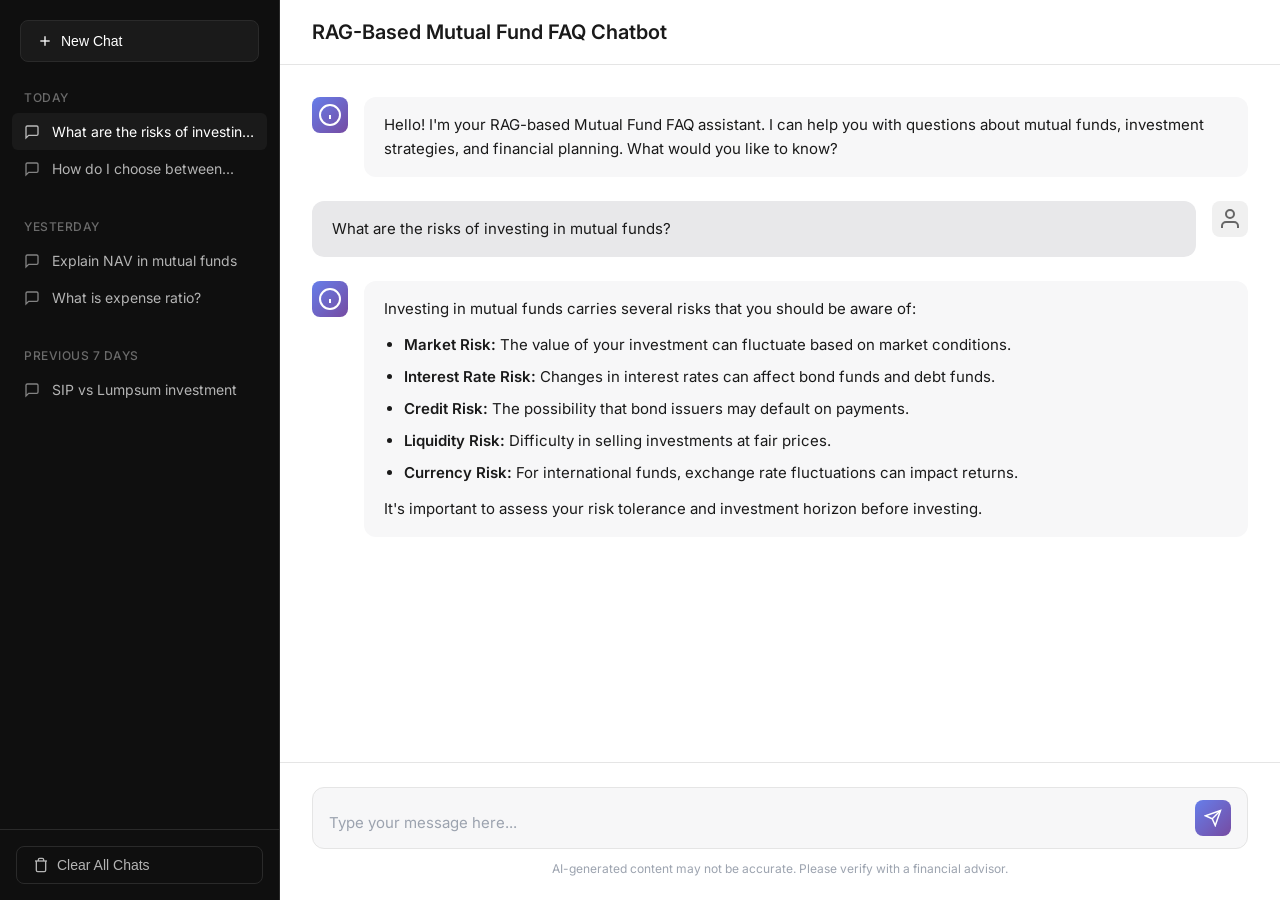
<file: chat_ui/index.html>
<!DOCTYPE html>
<html lang="en">
<head>
    <meta charset="UTF-8">
    <meta name="viewport" content="width=device-width, initial-scale=1.0">
    <title>RAG-Based Mutual Fund FAQ Chatbot</title>
    <link rel="stylesheet" href="style.css">
    <link href="https://fonts.googleapis.com/css2?family=Inter:wght@400;500;600&display=swap" rel="stylesheet">
</head>
<body>
    <div class="app-container">
        <!-- Sidebar -->
        <aside class="sidebar">
            <div class="sidebar-header">
                <button class="new-chat-btn">
                    <svg width="16" height="16" viewBox="0 0 24 24" fill="none" stroke="currentColor" stroke-width="2">
                        <line x1="12" y1="5" x2="12" y2="19"></line>
                        <line x1="5" y1="12" x2="19" y2="12"></line>
                    </svg>
                    New Chat
                </button>
            </div>
            
            <div class="chat-history">
                <div class="history-section">
                    <div class="history-label">Today</div>
                    <div class="history-item active">
                        <svg width="16" height="16" viewBox="0 0 24 24" fill="none" stroke="currentColor" stroke-width="2">
                            <path d="M21 15a2 2 0 0 1-2 2H7l-4 4V5a2 2 0 0 1 2-2h14a2 2 0 0 1 2 2z"></path>
                        </svg>
                        <span>What are the risks of investing...</span>
                    </div>
                    <div class="history-item">
                        <svg width="16" height="16" viewBox="0 0 24 24" fill="none" stroke="currentColor" stroke-width="2">
                            <path d="M21 15a2 2 0 0 1-2 2H7l-4 4V5a2 2 0 0 1 2-2h14a2 2 0 0 1 2 2z"></path>
                        </svg>
                        <span>How do I choose between...</span>
                    </div>
                </div>
                
                <div class="history-section">
                    <div class="history-label">Yesterday</div>
                    <div class="history-item">
                        <svg width="16" height="16" viewBox="0 0 24 24" fill="none" stroke="currentColor" stroke-width="2">
                            <path d="M21 15a2 2 0 0 1-2 2H7l-4 4V5a2 2 0 0 1 2-2h14a2 2 0 0 1 2 2z"></path>
                        </svg>
                        <span>Explain NAV in mutual funds</span>
                    </div>
                    <div class="history-item">
                        <svg width="16" height="16" viewBox="0 0 24 24" fill="none" stroke="currentColor" stroke-width="2">
                            <path d="M21 15a2 2 0 0 1-2 2H7l-4 4V5a2 2 0 0 1 2-2h14a2 2 0 0 1 2 2z"></path>
                        </svg>
                        <span>What is expense ratio?</span>
                    </div>
                </div>
                
                <div class="history-section">
                    <div class="history-label">Previous 7 Days</div>
                    <div class="history-item">
                        <svg width="16" height="16" viewBox="0 0 24 24" fill="none" stroke="currentColor" stroke-width="2">
                            <path d="M21 15a2 2 0 0 1-2 2H7l-4 4V5a2 2 0 0 1 2-2h14a2 2 0 0 1 2 2z"></path>
                        </svg>
                        <span>SIP vs Lumpsum investment</span>
                    </div>
                </div>
            </div>
            
            <div class="sidebar-footer">
                <button class="clear-chats-btn">
                    <svg width="16" height="16" viewBox="0 0 24 24" fill="none" stroke="currentColor" stroke-width="2">
                        <polyline points="3 6 5 6 21 6"></polyline>
                        <path d="M19 6v14a2 2 0 0 1-2 2H7a2 2 0 0 1-2-2V6m3 0V4a2 2 0 0 1 2-2h4a2 2 0 0 1 2 2v2"></path>
                    </svg>
                    Clear All Chats
                </button>
            </div>
        </aside>
        
        <!-- Main Chat Area -->
        <main class="main-content">
            <header class="chat-header">
                <h1>RAG-Based Mutual Fund FAQ Chatbot</h1>
            </header>
            
            <div class="chat-messages" id="chatMessages">
                <div class="message assistant">
                    <div class="message-avatar">
                        <svg width="24" height="24" viewBox="0 0 24 24" fill="none" stroke="currentColor" stroke-width="2">
                            <circle cx="12" cy="12" r="10"></circle>
                            <path d="M12 16v-4"></path>
                            <path d="M12 8h.01"></path>
                        </svg>
                    </div>
                    <div class="message-content">
                        <p>Hello! I'm your RAG-based Mutual Fund FAQ assistant. I can help you with questions about mutual funds, investment strategies, and financial planning. What would you like to know?</p>
                    </div>
                </div>
                
                <div class="message user">
                    <div class="message-avatar">
                        <svg width="24" height="24" viewBox="0 0 24 24" fill="none" stroke="currentColor" stroke-width="2">
                            <path d="M20 21v-2a4 4 0 0 0-4-4H8a4 4 0 0 0-4 4v2"></path>
                            <circle cx="12" cy="7" r="4"></circle>
                        </svg>
                    </div>
                    <div class="message-content">
                        <p>What are the risks of investing in mutual funds?</p>
                    </div>
                </div>
                
                <div class="message assistant">
                    <div class="message-avatar">
                        <svg width="24" height="24" viewBox="0 0 24 24" fill="none" stroke="currentColor" stroke-width="2">
                            <circle cx="12" cy="12" r="10"></circle>
                            <path d="M12 16v-4"></path>
                            <path d="M12 8h.01"></path>
                        </svg>
                    </div>
                    <div class="message-content">
                        <p>Investing in mutual funds carries several risks that you should be aware of:</p>
                        <ul>
                            <li><strong>Market Risk:</strong> The value of your investment can fluctuate based on market conditions.</li>
                            <li><strong>Interest Rate Risk:</strong> Changes in interest rates can affect bond funds and debt funds.</li>
                            <li><strong>Credit Risk:</strong> The possibility that bond issuers may default on payments.</li>
                            <li><strong>Liquidity Risk:</strong> Difficulty in selling investments at fair prices.</li>
                            <li><strong>Currency Risk:</strong> For international funds, exchange rate fluctuations can impact returns.</li>
                        </ul>
                        <p>It's important to assess your risk tolerance and investment horizon before investing.</p>
                    </div>
                </div>
            </div>
            
            <div class="chat-input-container">
                <div class="chat-input-wrapper">
                    <textarea 
                        id="messageInput" 
                        class="chat-input" 
                        placeholder="Type your message here..."
                        rows="1"
                    ></textarea>
                    <button class="send-btn" id="sendBtn">
                        <svg width="20" height="20" viewBox="0 0 24 24" fill="none" stroke="currentColor" stroke-width="2">
                            <line x1="22" y1="2" x2="11" y2="13"></line>
                            <polygon points="22 2 15 22 11 13 2 9 22 2"></polygon>
                        </svg>
                    </button>
                </div>
                <p class="disclaimer">AI-generated content may not be accurate. Please verify with a financial advisor.</p>
            </div>
        </main>
    </div>
    
    <script src="script.js"></script>
</body>
</html>
</file>
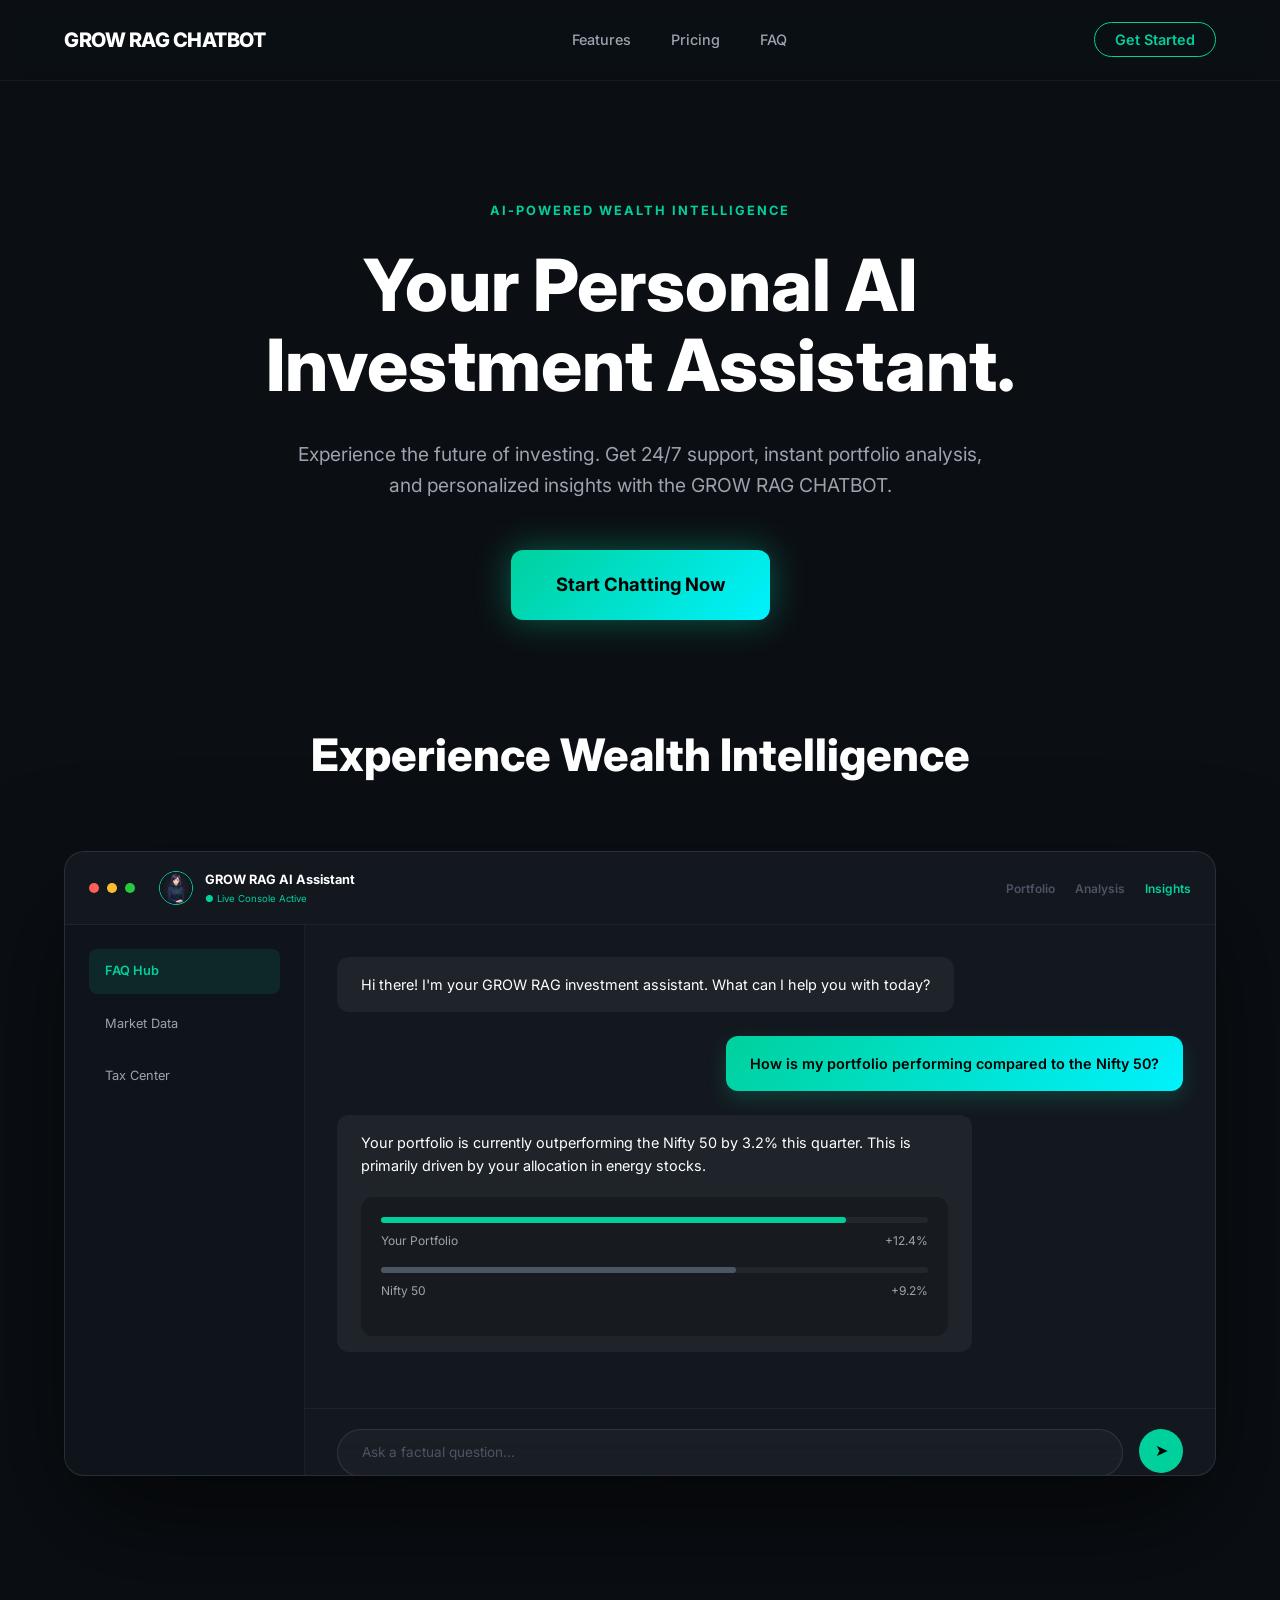
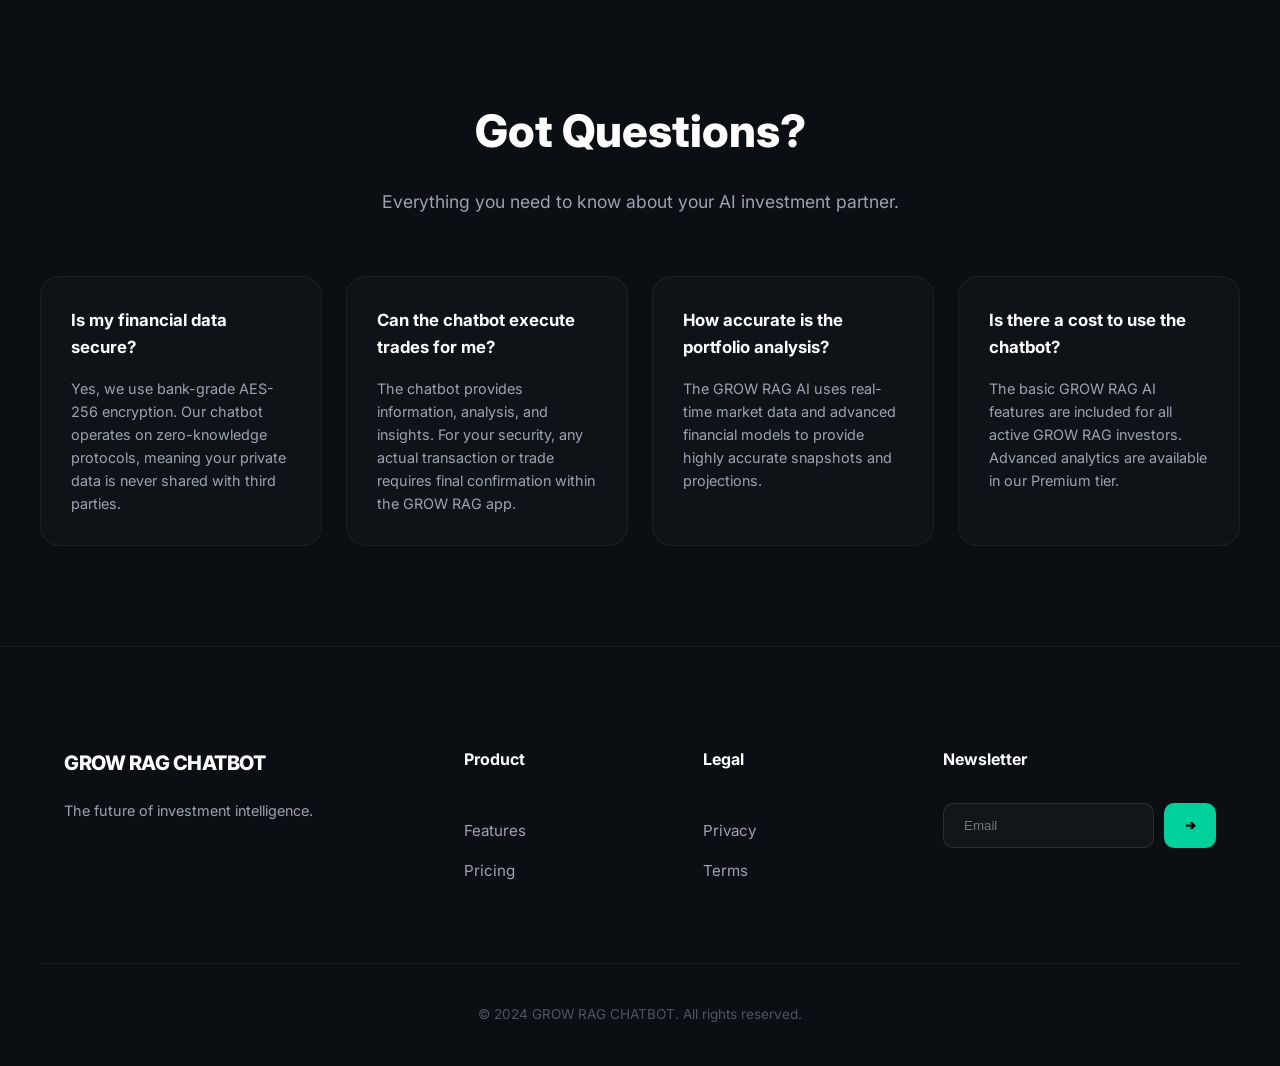
<file: landing/index.html>
<!DOCTYPE html>
<html lang="en">
<head>
    <meta charset="UTF-8">
    <meta name="viewport" content="width=device-width, initial-scale=1.0">
    <title>GROW RAG CHATBOT | AI Investment Assistant</title>
    <link rel="stylesheet" href="style.css">
    <link rel="stylesheet" href="https://fonts.googleapis.com/css2?family=Inter:wght@400;500;600;700;800&display=swap">
</head>
<body>
    <!-- Header -->
    <header class="main-header">
        <div class="container header-content">
            <div class="logo">GROW RAG CHATBOT</div>
            <nav class="top-nav">
                <a href="#features">Features</a>
                <a href="#pricing">Pricing</a>
                <a href="#faq">FAQ</a>
            </nav>
            <div class="header-actions">
                <a href="http://localhost:8501" class="btn-secondary">Get Started</a>
            </div>
        </div>
    </header>

    <!-- Hero Section -->
    <section class="hero">
        <div class="container hero-content">
            <p class="hero-subtitle">AI-POWERED WEALTH INTELLIGENCE</p>
            <h1>Your Personal AI Investment Assistant.</h1>
            <p class="hero-description">Experience the future of investing. Get 24/7 support, instant portfolio analysis, and personalized insights with the GROW RAG CHATBOT.</p>
            <a href="http://localhost:8501" class="btn-primary">Start Chatting Now</a>
        </div>
    </section>

    <!-- Showcase Section -->
    <section class="showcase container" id="features">
        <div class="showcase-content">
            <h2 class="section-title" style="text-align: center; margin-bottom: 60px;">Experience Wealth Intelligence</h2>
            
            <!-- Desktop Dashboard Mockup -->
            <div class="chat-mockup desktop-mockup">
                <div class="mockup-header">
                    <div class="mockup-controls">
                        <span class="dot red"></span>
                        <span class="dot yellow"></span>
                        <span class="dot green"></span>
                    </div>
                    <div class="mockup-user">
                        <img src="../src/phase3_app/assets/avatar.png" alt="Avatar" class="mini-avatar">
                        <div>
                            <div class="mockup-name">GROW RAG AI Assistant</div>
                            <div class="mockup-status">● Live Console Active</div>
                        </div>
                    </div>
                    <div class="mockup-nav-links">
                        <span>Portfolio</span>
                        <span>Analysis</span>
                        <span class="active">Insights</span>
                    </div>
                </div>
                <div class="mockup-dashboard-grid">
                    <div class="mockup-sidebar">
                        <div class="sidebar-item active">FAQ Hub</div>
                        <div class="sidebar-item">Market Data</div>
                        <div class="sidebar-item">Tax Center</div>
                    </div>
                    <div class="mockup-main-chat">
                        <div class="mockup-body">
                            <div class="mockup-msg assistant">Hi there! I'm your GROW RAG investment assistant. What can I help you with today?</div>
                            <div class="mockup-msg user">How is my portfolio performing compared to the Nifty 50?</div>
                            <div class="mockup-msg assistant">
                                Your portfolio is currently outperforming the Nifty 50 by 3.2% this quarter. This is primarily driven by your allocation in energy stocks.
                                <div class="mockup-chart">
                                    <div class="chart-line"><span style="width: 85%;"></span></div>
                                    <div class="chart-label">Your Portfolio <span>+12.4%</span></div>
                                    <div class="chart-line"><span style="width: 65%; background: #4b5563;"></span></div>
                                    <div class="chart-label">Nifty 50 <span>+9.2%</span></div>
                                </div>
                            </div>
                        </div>
                        <div class="mockup-footer">
                            <div class="input-sim">Ask a factual question...</div>
                            <div class="mockup-send">➤</div>
                        </div>
                    </div>
                </div>
            </div>
        </div>
    </section>

    <!-- FAQ Side Section -->
    <section class="faq-section container" id="faq">
        <div class="section-header-wrap">
            <h2 class="section-title">Got Questions?</h2>
            <p class="section-desc">Everything you need to know about your AI investment partner.</p>
        </div>
        
        <div class="faq-grid">
            <div class="faq-card">
                <h3>Is my financial data secure?</h3>
                <p>Yes, we use bank-grade AES-256 encryption. Our chatbot operates on zero-knowledge protocols, meaning your private data is never shared with third parties.</p>
            </div>
            <div class="faq-card">
                <h3>Can the chatbot execute trades for me?</h3>
                <p>The chatbot provides information, analysis, and insights. For your security, any actual transaction or trade requires final confirmation within the GROW RAG app.</p>
            </div>
            <div class="faq-card">
                <h3>How accurate is the portfolio analysis?</h3>
                <p>The GROW RAG AI uses real-time market data and advanced financial models to provide highly accurate snapshots and projections.</p>
            </div>
            <div class="faq-card">
                <h3>Is there a cost to use the chatbot?</h3>
                <p>The basic GROW RAG AI features are included for all active GROW RAG investors. Advanced analytics are available in our Premium tier.</p>
            </div>
        </div>
    </section>

    <!-- Footer -->
    <footer class="main-footer">
        <div class="container footer-grid">
            <div class="footer-brand">
                <div class="logo">GROW RAG CHATBOT</div>
                <p>The future of investment intelligence.</p>
            </div>
            <div class="footer-links">
                <h4>Product</h4>
                <a href="#">Features</a>
                <a href="#">Pricing</a>
            </div>
            <div class="footer-links">
                <h4>Legal</h4>
                <a href="#">Privacy</a>
                <a href="#">Terms</a>
            </div>
            <div class="footer-newsletter">
                <h4>Newsletter</h4>
                <div class="newsletter-form">
                    <input type="email" placeholder="Email">
                    <button class="btn-newsletter">➔</button>
                </div>
            </div>
        </div>
        <div class="container copyright">
            © 2024 GROW RAG CHATBOT. All rights reserved.
        </div>
    </footer>
</body>
</html>
</file>
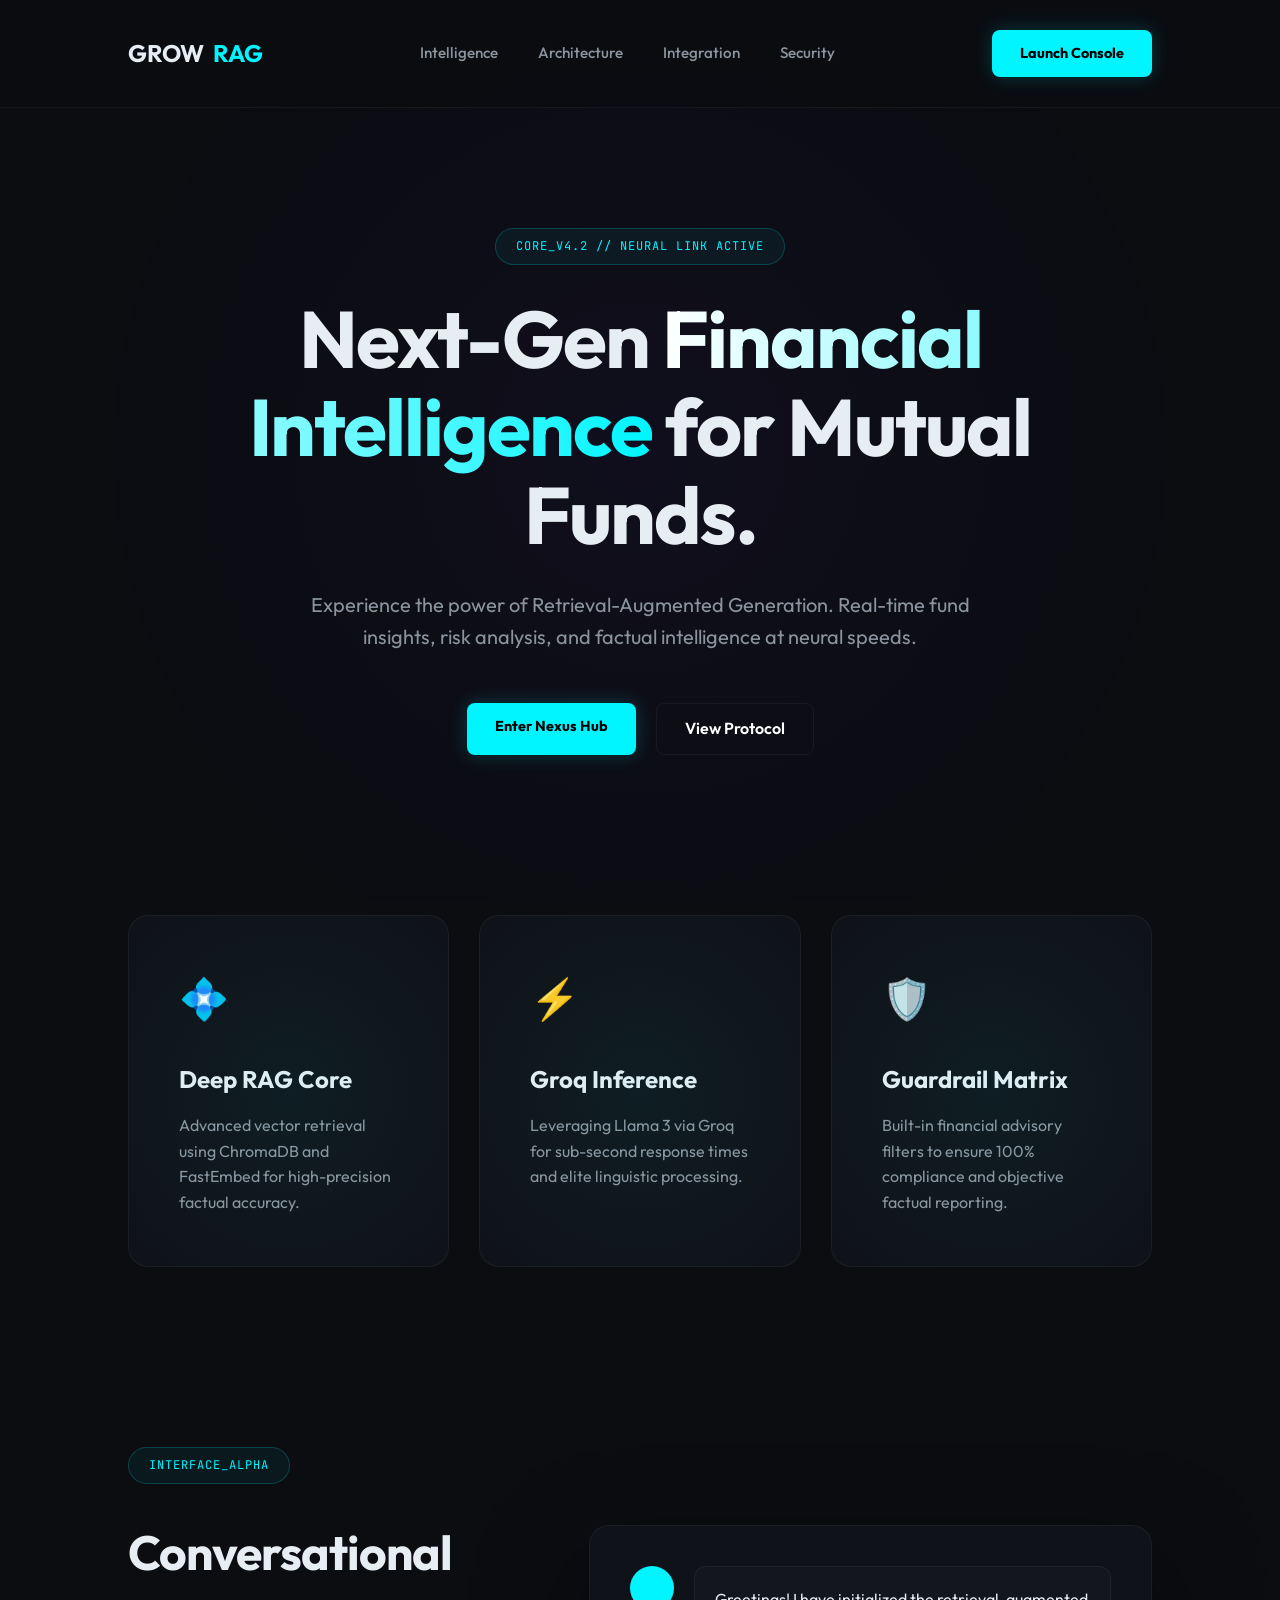
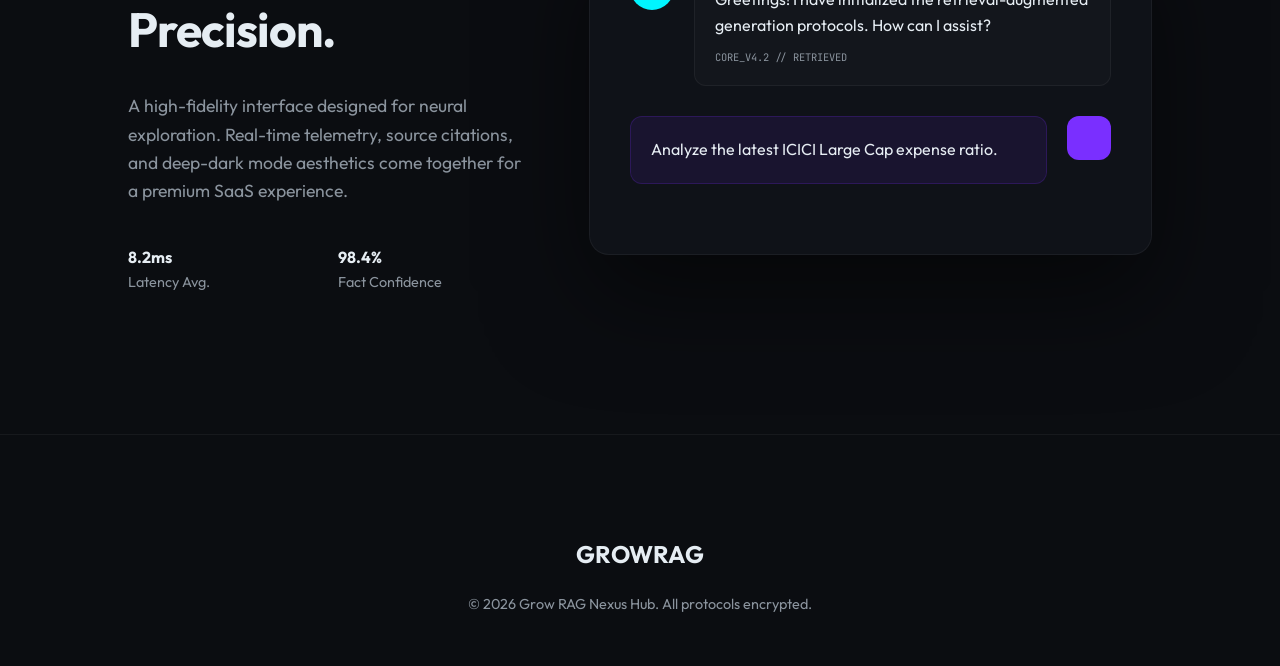
<file: landing_v2/index.html>
<!DOCTYPE html>
<html lang="en">
<head>
    <meta charset="UTF-8">
    <meta name="viewport" content="width=device-width, initial-scale=1.0">
    <title>Grow RAG | Neural Financial Intelligence</title>
    <link href="https://fonts.googleapis.com/css2?family=Outfit:wght@300;400;600;700&family=JetBrains+Mono:wght@400;500&display=swap" rel="stylesheet">
    <style>
        :root {
            --bg: #0b0d11;
            --card-bg: #0f1218;
            --accent: #00f5ff;
            --secondary: #7a2fff;
            --text: #e6edf3;
            --text-muted: #8b949e;
            --border: rgba(255, 255, 255, 0.05);
        }

        * { margin: 0; padding: 0; box-sizing: border-box; }
        body { background: var(--bg); color: var(--text); font-family: 'Outfit', sans-serif; overflow-x: hidden; line-height: 1.6; }

        /* BACKGROUND ANIMATION */
        .neural-background {
            position: fixed; top: 0; left: 0; width: 100%; height: 100%; z-index: -1;
            background: radial-gradient(circle at 50% 50%, rgba(122, 47, 255, 0.05) 0%, transparent 70%);
        }

        /* NAVIGATION */
        nav {
            display: flex; justify-content: space-between; align-items: center;
            padding: 30px 10%; position: sticky; top: 0; z-index: 100;
            background: rgba(11, 13, 17, 0.8); backdrop-filter: blur(20px);
            border-bottom: 1px solid var(--border);
        }
        .logo { font-size: 1.5rem; font-weight: 700; letter-spacing: -0.5px; display: flex; align-items: center; gap: 10px; }
        .logo span { color: var(--accent); }
        .nav-links { display: flex; gap: 40px; }
        .nav-links a { color: var(--text-muted); text-decoration: none; font-size: 0.95rem; font-weight: 500; transition: 0.3s; }
        .nav-links a:hover { color: var(--accent); }
        .cta-btn { 
            background: var(--accent); color: #000; padding: 12px 28px; border-radius: 8px; 
            font-weight: 700; font-size: 0.9rem; text-decoration: none;
            box-shadow: 0 0 20px rgba(0, 245, 255, 0.2); transition: 0.3s;
        }
        .cta-btn:hover { transform: translateY(-2px); box-shadow: 0 0 30px rgba(0, 245, 255, 0.4); }

        /* HERO */
        .hero { padding: 120px 10% 80px 10%; display: flex; flex-direction: column; align-items: center; text-align: center; }
        .status-pill { 
            background: rgba(0, 245, 255, 0.05); border: 1px solid rgba(0, 245, 255, 0.2);
            padding: 8px 20px; border-radius: 30px; font-size: 0.75rem; font-family: 'JetBrains Mono';
            color: var(--accent); margin-bottom: 30px; letter-spacing: 1px;
        }
        h1 { font-size: 5rem; font-weight: 700; line-height: 1.1; max-width: 1000px; margin-bottom: 30px; letter-spacing: -2px; }
        h1 span { background: linear-gradient(90deg, #fff, var(--accent)); -webkit-background-clip: text; -webkit-text-fill-color: transparent; }
        .hero-desc { font-size: 1.25rem; color: var(--text-muted); max-width: 700px; margin-bottom: 50px; }

        /* FEATURE GRID */
        .features { padding: 80px 10%; display: grid; grid-template-columns: repeat(3, 1fr); gap: 30px; }
        .feature-card { 
            background: var(--card-bg); border: 1px solid var(--border); padding: 50px; border-radius: 20px;
            transition: 0.3s; position: relative; overflow: hidden;
        }
        .feature-card:hover { border-color: rgba(0, 245, 255, 0.3); transform: translateY(-5px); }
        .feature-card::before {
            content: ''; position: absolute; top: -50%; left: -50%; width: 200%; height: 200%;
            background: radial-gradient(circle at center, rgba(0, 245, 255, 0.05) 0%, transparent 50%);
            pointer-events: none;
        }
        .icon { font-size: 2.5rem; margin-bottom: 30px; display: block; }
        h3 { font-size: 1.5rem; margin-bottom: 15px; }
        .feature-card p { color: var(--text-muted); font-size: 1rem; }

        /* PREVIEW SECTION */
        .preview { padding: 100px 10%; display: flex; gap: 60px; align-items: center; }
        .preview-text { flex: 1; }
        .preview-text h2 { font-size: 3rem; margin-bottom: 25px; letter-spacing: -1px; }
        .preview-text p { font-size: 1.1rem; color: var(--text-muted); margin-bottom: 40px; }
        
        .chat-mockup {
            flex: 1.2; background: #0f1218; border: 1px solid var(--border); border-radius: 20px;
            padding: 40px; box-shadow: 0 40px 100px rgba(0,0,0,0.5); position: relative;
        }
        .mock-msg { display: flex; gap: 20px; margin-bottom: 30px; }
        .mock-avatar { width: 44px; height: 44px; border-radius: 12px; background: var(--accent); flex-shrink: 0; }
        .mock-bubble { background: rgba(255,255,255,0.02); border: 1px solid var(--border); padding: 20px; border-radius: 12px; flex-grow: 1; }
        .mock-telemetry { font-family: 'JetBrains Mono'; font-size: 0.65rem; color: var(--text-muted); margin-top: 10px; }

        /* FOOTER */
        footer { padding: 100px 10% 50px 10%; border-top: 1px solid var(--border); text-align: center; }
        .footer-logo { font-size: 1.5rem; font-weight: 700; margin-bottom: 20px; }
        .copyright { color: var(--text-muted); font-size: 0.9rem; }

        @media (max-width: 1024px) {
            h1 { font-size: 3.5rem; }
            .features { grid-template-columns: 1fr; }
            .preview { flex-direction: column; text-align: center; }
        }
    </style>
</head>
<body>
    <div class="neural-background"></div>

    <nav>
        <div class="logo">GROW<span>RAG</span></div>
        <div class="nav-links">
            <a href="#">Intelligence</a>
            <a href="#">Architecture</a>
            <a href="#">Integration</a>
            <a href="#">Security</a>
        </div>
        <a href="http://localhost:8503" target="_blank" class="cta-btn">Launch Console</a>
    </nav>

    <header class="hero">
        <div class="status-pill">CORE_V4.2 // NEURAL LINK ACTIVE</div>
        <h1>Next-Gen <span>Financial Intelligence</span> for Mutual Funds.</h1>
        <p class="hero-desc">Experience the power of Retrieval-Augmented Generation. Real-time fund insights, risk analysis, and factual intelligence at neural speeds.</p>
        <div style="display: flex; gap: 20px;">
            <a href="http://localhost:8503" target="_blank" class="cta-btn">Enter Nexus Hub</a>
            <a href="#" style="color: #fff; text-decoration: none; border: 1px solid var(--border); padding: 12px 28px; border-radius: 8px; font-weight: 600;">View Protocol</a>
        </div>
    </header>

    <section class="features">
        <div class="feature-card">
            <span class="icon">💠</span>
            <h3>Deep RAG Core</h3>
            <p>Advanced vector retrieval using ChromaDB and FastEmbed for high-precision factual accuracy.</p>
        </div>
        <div class="feature-card">
            <span class="icon">⚡</span>
            <h3>Groq Inference</h3>
            <p>Leveraging Llama 3 via Groq for sub-second response times and elite linguistic processing.</p>
        </div>
        <div class="feature-card">
            <span class="icon">🛡️</span>
            <h3>Guardrail Matrix</h3>
            <p>Built-in financial advisory filters to ensure 100% compliance and objective factual reporting.</p>
        </div>
    </section>

    <section class="preview">
        <div class="preview-text">
            <div class="status-pill" style="display: inline-block;">INTERFACE_ALPHA</div>
            <h2>Conversational <span>Precision</span>.</h2>
            <p>A high-fidelity interface designed for neural exploration. Real-time telemetry, source citations, and deep-dark mode aesthetics come together for a premium SaaS experience.</p>
            <div style="display: grid; grid-template-columns: 1fr 1fr; gap: 20px;">
                <div><strong>8.2ms</strong><p style="color: var(--text-muted); font-size: 0.9rem;">Latency Avg.</p></div>
                <div><strong>98.4%</strong><p style="color: var(--text-muted); font-size: 0.9rem;">Fact Confidence</p></div>
            </div>
        </div>
        <div class="chat-mockup">
            <div class="mock-msg">
                <div class="mock-avatar" style="background: url('data:image/svg+xml,<svg xmlns=%22http://www.w3.org/2000/svg%22 viewBox=%220 0 100 100%22><circle cx=%2250%22 cy=%2250%22 r=%2250%22 fill=%22%2300f5ff%22/></svg>') center/cover;"></div>
                <div class="mock-bubble">
                    Greetings! I have initialized the retrieval-augmented generation protocols. How can I assist?
                    <div class="mock-telemetry">CORE_V4.2 // RETRIEVED</div>
                </div>
            </div>
            <div class="mock-msg" style="flex-direction: row-reverse;">
                <div class="mock-avatar" style="background: var(--secondary);"></div>
                <div class="mock-bubble" style="background: rgba(122, 47, 255, 0.1); border-color: rgba(122, 47, 255, 0.2);">
                    Analyze the latest ICICI Large Cap expense ratio.
                </div>
            </div>
        </div>
    </section>

    <footer>
        <div class="footer-logo">GROW<span>RAG</span></div>
        <div class="copyright">© 2026 Grow RAG Nexus Hub. All protocols encrypted.</div>
    </footer>
</body>
</html>
</file>
<file: chat_ui/style.css>
* {
    margin: 0;
    padding: 0;
    box-sizing: border-box;
}

body {
    font-family: 'Inter', -apple-system, BlinkMacSystemFont, 'Segoe UI', Roboto, sans-serif;
    background-color: #ffffff;
    color: #1a1a1a;
    height: 100vh;
    overflow: hidden;
}

.app-container {
    display: flex;
    height: 100vh;
    width: 100%;
}

/* Sidebar Styles */
.sidebar {
    width: 280px;
    background-color: #0f0f0f;
    display: flex;
    flex-direction: column;
    border-right: 1px solid #2a2a2a;
    flex-shrink: 0;
}

.sidebar-header {
    padding: 20px;
}

.new-chat-btn {
    width: 100%;
    padding: 12px 16px;
    background-color: #1a1a1a;
    color: #ffffff;
    border: 1px solid #2a2a2a;
    border-radius: 8px;
    cursor: pointer;
    font-size: 14px;
    font-weight: 500;
    display: flex;
    align-items: center;
    gap: 8px;
    transition: all 0.2s ease;
}

.new-chat-btn:hover {
    background-color: #252525;
    border-color: #3a3a3a;
}

.new-chat-btn svg {
    flex-shrink: 0;
}

.chat-history {
    flex: 1;
    overflow-y: auto;
    padding: 0 12px;
}

.chat-history::-webkit-scrollbar {
    width: 6px;
}

.chat-history::-webkit-scrollbar-track {
    background: transparent;
}

.chat-history::-webkit-scrollbar-thumb {
    background: #3a3a3a;
    border-radius: 3px;
}

.chat-history::-webkit-scrollbar-thumb:hover {
    background: #4a4a4a;
}

.history-section {
    margin-bottom: 24px;
}

.history-label {
    color: #6b6b6b;
    font-size: 12px;
    font-weight: 500;
    padding: 8px 12px;
    text-transform: uppercase;
    letter-spacing: 0.5px;
}

.history-item {
    display: flex;
    align-items: center;
    gap: 12px;
    padding: 10px 12px;
    color: #b4b4b4;
    cursor: pointer;
    border-radius: 6px;
    transition: all 0.2s ease;
    font-size: 14px;
}

.history-item:hover {
    background-color: #1a1a1a;
    color: #ffffff;
}

.history-item.active {
    background-color: #1a1a1a;
    color: #ffffff;
}

.history-item svg {
    flex-shrink: 0;
    opacity: 0.7;
}

.history-item span {
    white-space: nowrap;
    overflow: hidden;
    text-overflow: ellipsis;
}

.sidebar-footer {
    padding: 16px;
    border-top: 1px solid #2a2a2a;
}

.clear-chats-btn {
    width: 100%;
    padding: 10px 16px;
    background-color: transparent;
    color: #b4b4b4;
    border: 1px solid #2a2a2a;
    border-radius: 8px;
    cursor: pointer;
    font-size: 14px;
    font-weight: 500;
    display: flex;
    align-items: center;
    gap: 8px;
    transition: all 0.2s ease;
}

.clear-chats-btn:hover {
    background-color: #1a1a1a;
    color: #ffffff;
    border-color: #3a3a3a;
}

.clear-chats-btn svg {
    flex-shrink: 0;
}

/* Main Content Styles */
.main-content {
    flex: 1;
    display: flex;
    flex-direction: column;
    background-color: #ffffff;
}

.chat-header {
    padding: 20px 32px;
    border-bottom: 1px solid #e5e5e5;
    background-color: #ffffff;
}

.chat-header h1 {
    font-size: 20px;
    font-weight: 600;
    color: #1a1a1a;
}

.chat-messages {
    flex: 1;
    overflow-y: auto;
    padding: 32px;
    display: flex;
    flex-direction: column;
    gap: 24px;
    align-items: flex-end;
}

.chat-messages::-webkit-scrollbar {
    width: 8px;
}

.chat-messages::-webkit-scrollbar-track {
    background: #f5f5f5;
}

.chat-messages::-webkit-scrollbar-thumb {
    background: #d1d1d1;
    border-radius: 4px;
}

.chat-messages::-webkit-scrollbar-thumb:hover {
    background: #b1b1b1;
}

.message {
    display: flex;
    gap: 16px;
    max-width: 1200px;
    width: 100%;
}

.message.user {
    flex-direction: row-reverse;
}

.message-avatar {
    width: 36px;
    height: 36px;
    border-radius: 8px;
    display: flex;
    align-items: center;
    justify-content: center;
    flex-shrink: 0;
}

.message.assistant .message-avatar {
    background: linear-gradient(135deg, #667eea 0%, #764ba2 100%);
    color: white;
}

.message.user .message-avatar {
    background-color: #f0f0f0;
    color: #666;
}

.message-content {
    flex: 1;
    padding: 16px 20px;
    border-radius: 12px;
    font-size: 15px;
    line-height: 1.6;
}

.message.assistant .message-content {
    background-color: #f7f7f8;
    color: #1a1a1a;
}

.message.user .message-content {
    background-color: #e8e8ea;
    color: #1a1a1a;
}

.message-content p {
    margin-bottom: 12px;
}

.message-content p:last-child {
    margin-bottom: 0;
}

.message-content ul {
    margin: 12px 0;
    padding-left: 20px;
}

.message-content li {
    margin-bottom: 8px;
}

.message-content strong {
    font-weight: 600;
}

/* Chat Input Styles */
.chat-input-container {
    padding: 24px 32px;
    border-top: 1px solid #e5e5e5;
    background-color: #ffffff;
}

.chat-input-wrapper {
    display: flex;
    align-items: flex-end;
    gap: 12px;
    background-color: #f7f7f8;
    border: 1px solid #e5e5e5;
    border-radius: 12px;
    padding: 12px 16px;
    transition: border-color 0.2s ease;
}

.chat-input-wrapper:focus-within {
    border-color: #667eea;
}

.chat-input {
    flex: 1;
    background: transparent;
    border: none;
    outline: none;
    font-size: 15px;
    font-family: inherit;
    color: #1a1a1a;
    resize: none;
    min-height: 24px;
    max-height: 200px;
    line-height: 1.5;
}

.chat-input::placeholder {
    color: #9ca3af;
}

.send-btn {
    width: 36px;
    height: 36px;
    background: linear-gradient(135deg, #667eea 0%, #764ba2 100%);
    border: none;
    border-radius: 8px;
    cursor: pointer;
    display: flex;
    align-items: center;
    justify-content: center;
    color: white;
    transition: all 0.2s ease;
    flex-shrink: 0;
}

.send-btn:hover {
    opacity: 0.9;
    transform: scale(1.05);
}

.send-btn:disabled {
    opacity: 0.5;
    cursor: not-allowed;
    transform: none;
}

.send-btn svg {
    width: 18px;
    height: 18px;
}

.disclaimer {
    margin-top: 12px;
    font-size: 12px;
    color: #9ca3af;
    text-align: center;
}

/* Responsive Design */
@media (max-width: 768px) {
    .sidebar {
        position: fixed;
        left: -280px;
        top: 0;
        height: 100%;
        z-index: 1000;
        transition: left 0.3s ease;
    }
    
    .sidebar.open {
        left: 0;
    }
    
    .chat-header {
        padding: 16px 20px;
    }
    
    .chat-messages {
        padding: 20px;
    }
    
    .chat-input-container {
        padding: 16px 20px;
    }
    
    .message {
        max-width: 100%;
    }
}
</file>
<file: landing/style.css>
/* Global Reset & Theme */
* {
    margin: 0;
    padding: 0;
    box-sizing: border-box;
}

:root {
    --bg-dark: #0b0f14;
    --card-bg: #161b22;
    --neon-green: #00d09c;
    --neon-cyan: #00f2fe;
    --text-main: #ffffff;
    --text-muted: #9ca3af;
    --text-dim: #4b5563;
}

body {
    background-color: var(--bg-dark);
    color: var(--text-main);
    font-family: 'Inter', sans-serif;
    line-height: 1.6;
    overflow-x: hidden;
}

.container {
    max-width: 1200px;
    margin: 0 auto;
    padding: 0 24px;
}

/* Header */
.main-header {
    padding: 24px 0;
    border-bottom: 1px solid rgba(255, 255, 255, 0.05);
    position: sticky;
    top: 0;
    background: rgba(11, 15, 20, 0.8);
    backdrop-filter: blur(10px);
    z-index: 100;
}

.header-content {
    display: flex;
    justify-content: space-between;
    align-items: center;
}

.logo {
    font-size: 1.25rem;
    font-weight: 800;
    letter-spacing: -0.5px;
}

.top-nav {
    display: flex;
    gap: 40px;
}

.top-nav a {
    color: var(--text-muted);
    text-decoration: none;
    font-size: 0.9rem;
    font-weight: 500;
    transition: color 0.2s;
}

.top-nav a:hover {
    color: var(--neon-green);
}

.btn-secondary {
    color: var(--neon-green);
    text-decoration: none;
    font-weight: 600;
    font-size: 0.9rem;
    border: 1px solid var(--neon-green);
    padding: 8px 20px;
    border-radius: 30px;
    transition: all 0.2s;
}

/* Hero Section */
.hero {
    padding: 120px 0 100px;
    text-align: center;
}

.hero-subtitle {
    color: var(--neon-green);
    font-weight: 700;
    font-size: 0.8rem;
    letter-spacing: 2px;
    margin-bottom: 24px;
}

.hero h1 {
    font-size: 4.5rem;
    font-weight: 800;
    line-height: 1.1;
    margin-bottom: 35px;
    max-width: 950px;
    margin-left: auto;
    margin-right: auto;
}

.hero-description {
    color: var(--text-muted);
    font-size: 1.2rem;
    max-width: 700px;
    margin: 0 auto 50px;
}

.btn-primary {
    background: linear-gradient(135deg, var(--neon-green) 0%, var(--neon-cyan) 100%);
    color: #000;
    text-decoration: none;
    font-weight: 700;
    padding: 20px 45px;
    border-radius: 12px;
    font-size: 1.15rem;
    display: inline-block;
    box-shadow: 0 0 35px rgba(0, 208, 156, 0.4);
    transition: transform 0.2s, box-shadow 0.2s;
}

.btn-primary:hover {
    transform: translateY(-2px);
    box-shadow: 0 0 50px rgba(0, 208, 156, 0.6);
}

/* Desktop Mockup Section */
.showcase {
    padding-bottom: 120px;
}

.desktop-mockup {
    background: rgba(22, 27, 34, 0.8);
    border: 1px solid rgba(255, 255, 255, 0.1);
    border-radius: 20px;
    overflow: hidden;
    box-shadow: 0 50px 120px rgba(0,0,0,0.6);
    backdrop-filter: blur(20px);
    width: 100%;
}

.mockup-header {
    padding: 18px 24px;
    border-bottom: 1px solid rgba(255, 255, 255, 0.05);
    display: flex;
    align-items: center;
    gap: 24px;
}

.mockup-controls {
    display: flex;
    gap: 8px;
}

.mockup-controls span {
    width: 10px;
    height: 10px;
    border-radius: 50%;
}

.dot.red { background: #ff5f56; }
.dot.yellow { background: #ffbd2e; }
.dot.green { background: #27c93f; }

.mockup-user {
    display: flex;
    align-items: center;
    gap: 12px;
    margin-right: auto;
}

.mini-avatar {
    width: 34px;
    height: 34px;
    border-radius: 50%;
    border: 1.5px solid var(--neon-green);
}

.mockup-name {
    font-size: 0.8rem;
    font-weight: 700;
}

.mockup-status {
    font-size: 0.6rem;
    color: var(--neon-green);
}

.mockup-nav-links {
    display: flex;
    gap: 20px;
    color: var(--text-dim);
    font-size: 0.75rem;
    font-weight: 600;
}

.mockup-nav-links .active {
    color: var(--neon-green);
}

/* Dashboard Grid */
.mockup-dashboard-grid {
    display: grid;
    grid-template-columns: 240px 1fr;
    height: 550px;
}

.mockup-sidebar {
    background: rgba(11, 15, 20, 0.4);
    border-right: 1px solid rgba(255, 255, 255, 0.05);
    padding: 24px;
}

.sidebar-item {
    padding: 12px 16px;
    border-radius: 8px;
    font-size: 0.8rem;
    color: var(--text-muted);
    margin-bottom: 8px;
}

.sidebar-item.active {
    background: rgba(0, 208, 156, 0.1);
    color: var(--neon-green);
    font-weight: 600;
}

.mockup-main-chat {
    display: flex;
    flex-direction: column;
}

.mockup-body {
    padding: 32px;
    flex: 1;
    overflow-y: auto;
}

.mockup-msg {
    padding: 16px 24px;
    border-radius: 12px;
    font-size: 0.9rem;
    margin-bottom: 24px;
    max-width: 75%;
}

.mockup-msg.assistant {
    background: rgba(255, 255, 255, 0.05);
    float: left;
    clear: both;
}

.mockup-msg.user {
    background: linear-gradient(135deg, var(--neon-green) 0%, var(--neon-cyan) 100%);
    color: #000;
    font-weight: 600;
    float: right;
    clear: both;
    box-shadow: 0 8px 20px rgba(0, 208, 156, 0.2);
}

.mockup-chart {
    margin-top: 20px;
    background: rgba(0,0,0,0.25);
    border-radius: 12px;
    padding: 20px;
}

.chart-line {
    height: 6px;
    background: rgba(255,255,255,0.05);
    border-radius: 3px;
    margin-bottom: 8px;
}

.chart-line span {
    display: block;
    height: 100%;
    background: var(--neon-green);
    border-radius: 3px;
}

.chart-label {
    display: flex;
    justify-content: space-between;
    font-size: 0.75rem;
    color: var(--text-muted);
    margin-bottom: 16px;
}

.mockup-footer {
    padding: 20px 32px;
    border-top: 1px solid rgba(255, 255, 255, 0.05);
    display: flex;
    gap: 16px;
}

.input-sim {
    background: rgba(255,255,255,0.03);
    border: 1px solid rgba(255,255,255,0.1);
    border-radius: 30px;
    padding: 12px 24px;
    flex: 1;
    color: var(--text-dim);
    font-size: 0.85rem;
}

.mockup-send {
    width: 44px;
    height: 44px;
    background: var(--neon-green);
    border-radius: 50%;
    display: flex;
    align-items: center;
    justify-content: center;
    color: #000;
}

/* FAQ Side Section */
.faq-section {
    padding: 100px 0;
}

.section-header-wrap {
    text-align: center;
    margin-bottom: 60px;
}

.section-title {
    font-size: 2.8rem;
    font-weight: 800;
    margin-bottom: 20px;
}

.section-desc {
    color: var(--text-muted);
    font-size: 1.1rem;
}

.faq-grid {
    display: grid;
    grid-template-columns: repeat(4, 1fr);
    gap: 24px;
}

.faq-card {
    background: rgba(255,255,255,0.02);
    border: 1px solid rgba(255,255,255,0.05);
    padding: 30px;
    border-radius: 20px;
    transition: all 0.3s;
}

.faq-card:hover {
    background: rgba(255,255,255,0.04);
    border-color: rgba(255,255,255,0.15);
    transform: translateY(-8px);
}

.faq-card h3 {
    font-size: 1.05rem;
    font-weight: 700;
    margin-bottom: 16px;
}

.faq-card p {
    font-size: 0.9rem;
    color: var(--text-muted);
    line-height: 1.6;
}

/* Footer */
.main-footer {
    padding: 100px 0 40px;
    border-top: 1px solid rgba(255, 255, 255, 0.05);
}

.footer-grid {
    display: grid;
    grid-template-columns: 2fr 1fr 1fr 1.5fr;
    gap: 80px;
    margin-bottom: 80px;
}

.footer-brand p {
    margin-top: 20px;
    color: var(--text-muted);
    font-size: 0.9rem;
}

.footer-links h4, .footer-newsletter h4 {
    font-size: 1rem;
    font-weight: 700;
    margin-bottom: 30px;
}

.footer-links {
    display: flex;
    flex-direction: column;
    gap: 16px;
}

.footer-links a {
    color: var(--text-muted);
    text-decoration: none;
    font-size: 0.95rem;
    transition: color 0.2s;
}

.footer-links a:hover {
    color: var(--neon-green);
}

.newsletter-form {
    display: flex;
    gap: 10px;
}

.newsletter-form input {
    background: rgba(255,255,255,0.03);
    border: 1px solid rgba(255,255,255,0.1);
    padding: 14px 20px;
    border-radius: 10px;
    color: #fff;
    flex: 1;
}

.btn-newsletter {
    background: var(--neon-green);
    border: none;
    width: 52px;
    border-radius: 10px;
    color: #000;
    font-weight: 700;
    cursor: pointer;
}

.copyright {
    text-align: center;
    color: var(--text-dim);
    font-size: 0.85rem;
    padding-top: 40px;
    border-top: 1px solid rgba(255, 255, 255, 0.05);
}

/* Responsive */
@media (max-width: 1100px) {
    .faq-grid {
        grid-template-columns: repeat(2, 1fr);
    }
}

@media (max-width: 768px) {
    .hero h1 { font-size: 3rem; }
    .faq-grid { grid-template-columns: 1fr; }
    .footer-grid { grid-template-columns: 1fr; gap: 40px; }
    .mockup-dashboard-grid { grid-template-columns: 1fr; height: auto; }
    .mockup-sidebar { display: none; }
}
</file>
